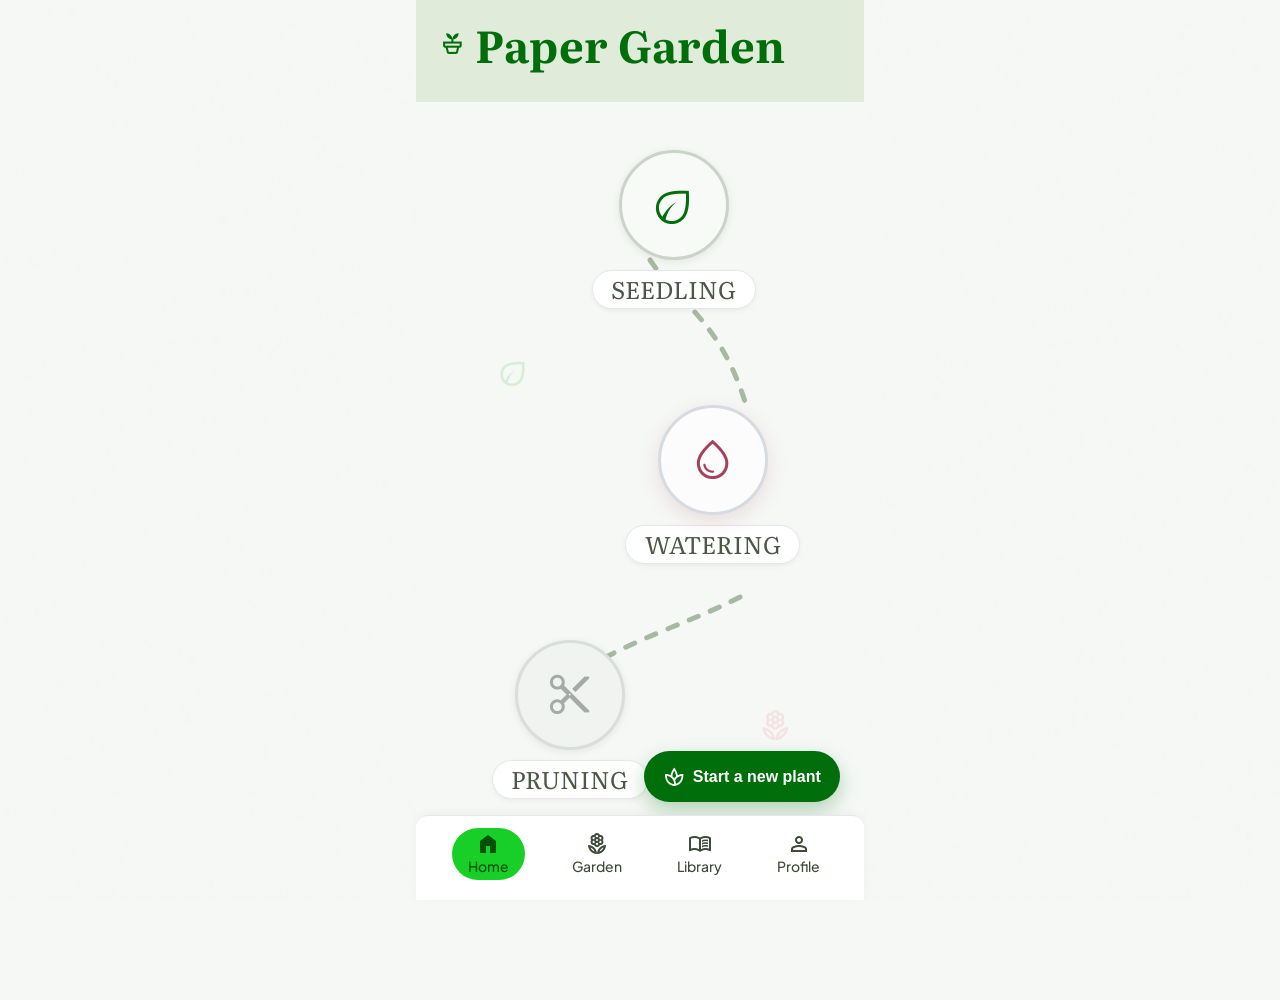
<file: index.html>
<!DOCTYPE html>
<html lang="en">
<head>
  <meta charset="UTF-8" />
  <meta name="viewport" content="width=device-width, initial-scale=1.0" />
  <title>Paper Garden</title>
  <link rel="preconnect" href="https://fonts.googleapis.com" />
  <link rel="preconnect" href="https://fonts.gstatic.com" crossorigin />
  <link href="https://fonts.googleapis.com/css2?family=Literata:ital,wght@0,400;0,500;0,600;0,700;1,400&amp;family=Plus+Jakarta+Sans:wght@400;500;600;700&amp;display=swap" rel="stylesheet" />
  <link href="https://fonts.googleapis.com/css2?family=Material+Symbols+Outlined:wght,FILL@100..700,0..1&amp;display=swap" rel="stylesheet" />
  <link href="resources/styles/common.css" rel="stylesheet" />
  <link href="resources/styles/index.css" rel="stylesheet" />
</head>
<body>
  <div class="app">
    <header class="topbar">
      <div class="brand">
        <span class="material-symbols-outlined" aria-hidden="true">potted_plant</span>
        <h1>Paper Garden</h1>
      </div>
    </header>

    <main>
      <!--section class="goal-card" aria-label="Today's Goal">
        <h2 class="goal-title">Today&#39;s Goal</h2>
        <p class="goal-subtitle">Complete 3 activities to grow your sprout!</p>
        <div class="progress-track" role="progressbar" aria-valuemin="0" aria-valuemax="3" aria-valuenow="2" aria-label="Daily progress">
          <div class="progress-fill"></div>
        </div>
        <div class="goal-row">
          <span>2 / 3 Activities</span>
          <span>Almost there!</span>
        </div>
      </section-->

      <section class="garden-map" aria-label="Garden Stages">
        <svg class="path-svg" viewBox="0 0 360 730" aria-hidden="true">
          <path d="M190 110 C 220 155, 260 170, 286 255" fill="none" stroke="#a8b9a2" stroke-width="5" stroke-linecap="round" stroke-dasharray="10 13" />
          <path d="M280 447 C 226 475, 170 488, 98 535" fill="none" stroke="#a8b9a2" stroke-width="5" stroke-linecap="round" stroke-dasharray="10 13" />
        </svg>

        <div class="decor left" aria-hidden="true">
          <span class="material-symbols-outlined">eco</span>
        </div>

        <a href="seeding.html" class="stage-link-wrapper" aria-label="Go to Seedling stage page">
          <div class="stage stage-seedling">
            <div class="node seedling" id="home-stage-seeding-node">
              <span class="active-badge" id="home-stage-seeding-active" style="display: none;">ACTIVE</span>
              <span class="material-symbols-outlined">eco</span>
              <div class="check-pill" id="home-stage-seeding-check" aria-hidden="true" style="display: none;">✓</div>
            </div>
            <div class="label-pill">SEEDLING</div>
          </div>
        </a>

        <a href="watering.html" class="stage-link-wrapper" aria-label="Go to Watering stage page">
          <div class="stage stage-watering">
            <div class="node watering" id="home-stage-watering-node">
              <span class="active-badge" id="home-stage-watering-active" style="display: none;">ACTIVE</span>
              <span class="material-symbols-outlined">water_drop</span>
              <div class="check-pill" id="home-stage-watering-check" aria-hidden="true" style="display: none;">✓</div>
            </div>
            <div class="label-pill">WATERING</div>
          </div>
        </a>

        <a href="pruning.html" class="stage-link-wrapper" aria-label="Go to Pruning stage page">
          <div class="stage stage-pruning">
            <div class="node pruning" id="home-stage-pruning-node">
              <span class="active-badge" id="home-stage-pruning-active" style="display: none;">ACTIVE</span>
              <span class="material-symbols-outlined">content_cut</span>
              <div class="check-pill" id="home-stage-pruning-check" aria-hidden="true" style="display: none;">✓</div>
            </div>
            <div class="label-pill">PRUNING</div>
          </div>
        </a>

        <div class="decor right" aria-hidden="true">
          <span class="material-symbols-outlined">local_florist</span>
        </div>
      </section>
    </main>
  </div>

  <button class="start-plant-btn" id="start-new-plant-btn" aria-label="Start a new plant">
    <span class="material-symbols-outlined" aria-hidden="true">spa</span>
    <span>Start a new plant</span>
  </button>

  <nav id="app-footer"></nav>
  <script src="resources/js/footer.js"></script>
  <script src="resources/js/vocab-store.js"></script>
  <script src="resources/js/progress-store.js"></script>
  <script src="resources/js/session-store.js"></script>
  <script src="resources/js/index.js"></script>
</body>
</html>
</file>
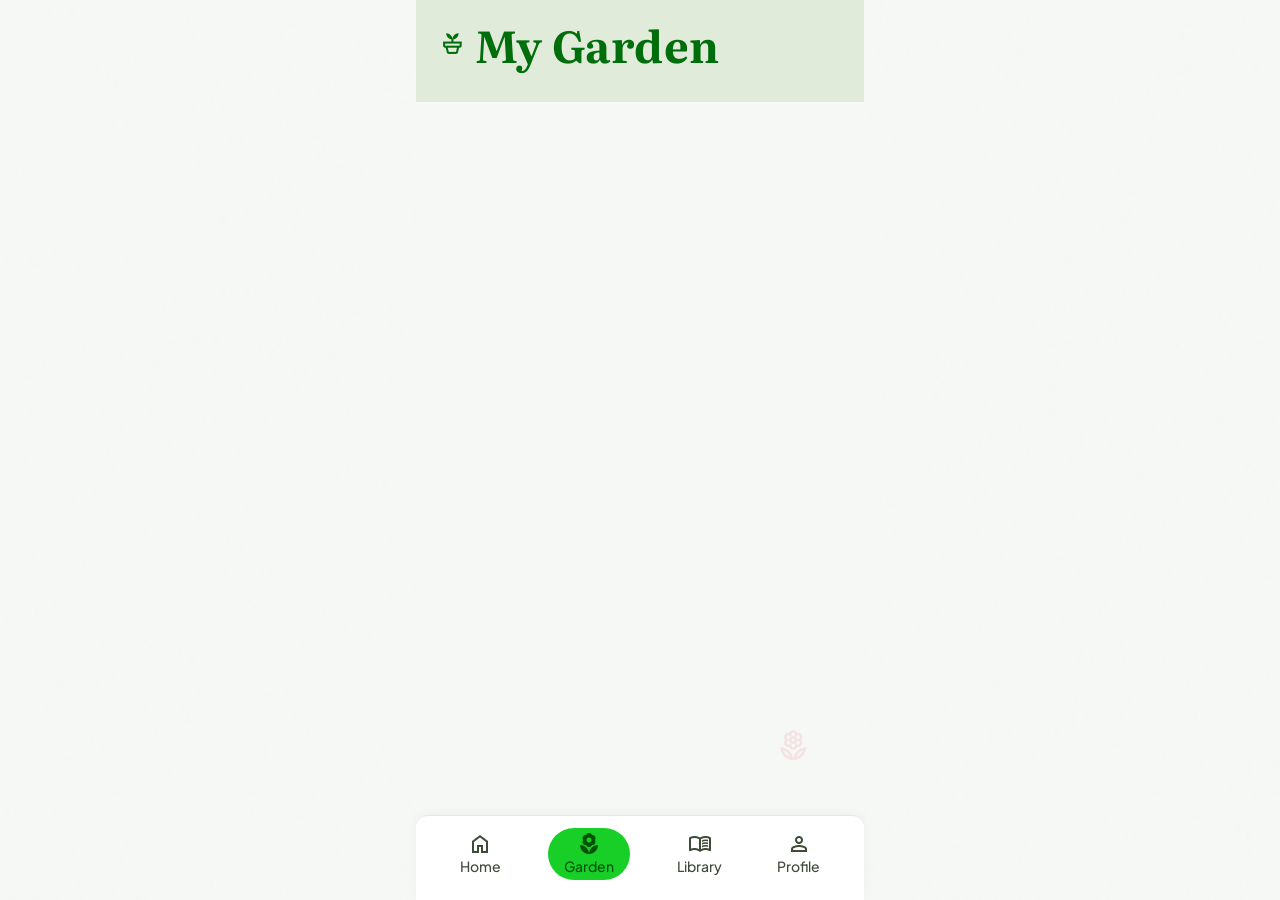
<file: garden.html>
<!DOCTYPE html>
<html lang="en">
<head>
  <meta charset="UTF-8" />
  <meta name="viewport" content="width=device-width, initial-scale=1.0" />
  <title>Paper Garden</title>
  <link rel="preconnect" href="https://fonts.googleapis.com" />
  <link rel="preconnect" href="https://fonts.gstatic.com" crossorigin />
  <link href="https://fonts.googleapis.com/css2?family=Literata:ital,wght@0,400;0,500;0,600;0,700;1,400&amp;family=Plus+Jakarta+Sans:wght@400;500;600;700&amp;display=swap" rel="stylesheet" />
  <link href="https://fonts.googleapis.com/css2?family=Material+Symbols+Outlined:wght,FILL@100..700,0..1&amp;display=swap" rel="stylesheet" />
  <link href="resources/styles/common.css" rel="stylesheet" />
  <link href="resources/styles/index.css" rel="stylesheet" />
</head>
<body>
  <div class="app">
    <header class="topbar">
      <div class="brand">
        <span class="material-symbols-outlined" aria-hidden="true">potted_plant</span>
        <h1>My Garden</h1>
      </div>
    </header>

    <main>
        <div class="decor right" aria-hidden="true">
          <span class="material-symbols-outlined">local_florist</span>
        </div>
      </section>
    </main>
  </div>

  <nav id="app-footer"></nav>
  <script src="resources/js/footer.js"></script>
  <script src="resources/js/index.js"></script>
  <script>
    renderFooter({ active: "garden" });
  </script>
</body>
</html>
</file>
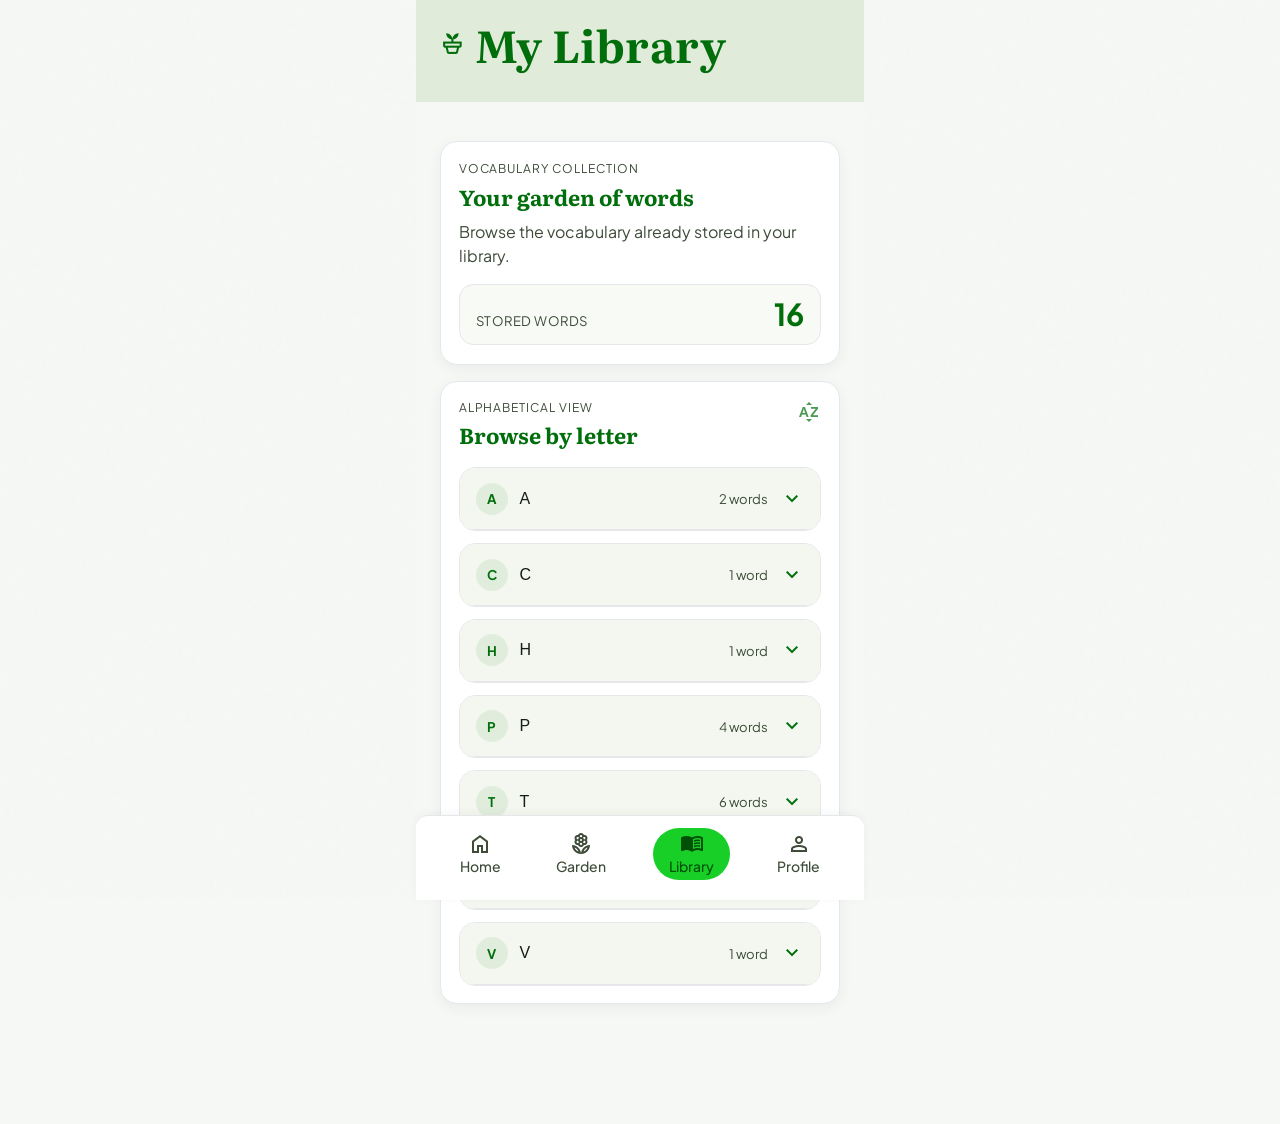
<file: library.html>
<!DOCTYPE html>
<html lang="en">
<head>
  <meta charset="UTF-8" />
  <meta name="viewport" content="width=device-width, initial-scale=1.0" />
  <title>Paper Garden</title>
  <link rel="preconnect" href="https://fonts.googleapis.com" />
  <link rel="preconnect" href="https://fonts.gstatic.com" crossorigin />
  <link href="https://fonts.googleapis.com/css2?family=Literata:ital,wght@0,400;0,500;0,600;0,700;1,400&amp;family=Plus+Jakarta+Sans:wght@400;500;600;700&amp;display=swap" rel="stylesheet" />
  <link href="https://fonts.googleapis.com/css2?family=Material+Symbols+Outlined:wght,FILL@100..700,0..1&amp;display=swap" rel="stylesheet" />
  <link href="resources/styles/common.css" rel="stylesheet" />
  <link href="resources/styles/index.css" rel="stylesheet" />
  <link href="resources/styles/library.css" rel="stylesheet" />
</head>
<body>
  <div class="app">
    <header class="topbar">
      <div class="brand">
        <span class="material-symbols-outlined" aria-hidden="true">potted_plant</span>
        <h1>My Library</h1>
      </div>
    </header>

    <main>
      <section class="library-layout" aria-label="Vocabulary Library">
        <div class="library-summary-card">
          <p class="library-eyebrow">Vocabulary collection</p>
          <h2 class="library-title">Your garden of words</h2>
          <p class="library-subtitle">Browse the vocabulary already stored in your library.</p>
          <div class="library-summary-metric" aria-label="Total stored vocabulary">
            <span class="library-summary-label">Stored words</span>
            <strong class="library-summary-value" id="library-total-count">0</strong>
          </div>
        </div>

        <section class="library-groups-card" aria-labelledby="library-groups-title">
          <div class="library-groups-header">
            <div>
              <p class="library-section-kicker">Alphabetical view</p>
              <h2 id="library-groups-title">Browse by letter</h2>
            </div>
            <span class="material-symbols-outlined library-groups-icon" aria-hidden="true">sort_by_alpha</span>
          </div>

          <p class="library-loading" id="library-loading-state">Loading vocabulary…</p>
          <p class="library-empty-state" id="library-empty-state" hidden>No vocabulary has been added yet.</p>
          <div class="library-groups" id="library-groups" aria-live="polite"></div>
        </section>

        <div class="decor right" aria-hidden="true">
          <span class="material-symbols-outlined">local_florist</span>
        </div>
      </section>
    </main>
  </div>

  <section class="library-detail-overlay" id="library-detail-overlay" aria-hidden="true" hidden>
    <div class="library-detail-backdrop" data-close-detail="true"></div>
    <div class="library-detail-card" role="dialog" aria-modal="true" aria-labelledby="library-detail-word">
      <div class="library-detail-header">
        <div class="library-detail-header-copy">
          <p class="library-section-kicker">Vocabulary entry</p>
          <h2 class="library-detail-word" id="library-detail-word">Word</h2>
          <p class="library-detail-pronunciation" id="library-detail-pronunciation" hidden></p>
        </div>
        <button class="library-detail-close" id="library-detail-close" type="button" aria-label="Close definition card">
          <span class="material-symbols-outlined" aria-hidden="true">close</span>
        </button>
      </div>

      <div class="library-detail-content" id="library-detail-content"></div>
    </div>
  </section>

  <nav id="app-footer"></nav>
  <script src="resources/js/footer.js"></script>
  <script src="resources/js/vocab-store.js?v=20260704"></script>
  <script src="resources/js/library.js?v=20260704"></script>
  <script>
    renderFooter({ active: "library" });
  </script>
</body>
</html>
</file>
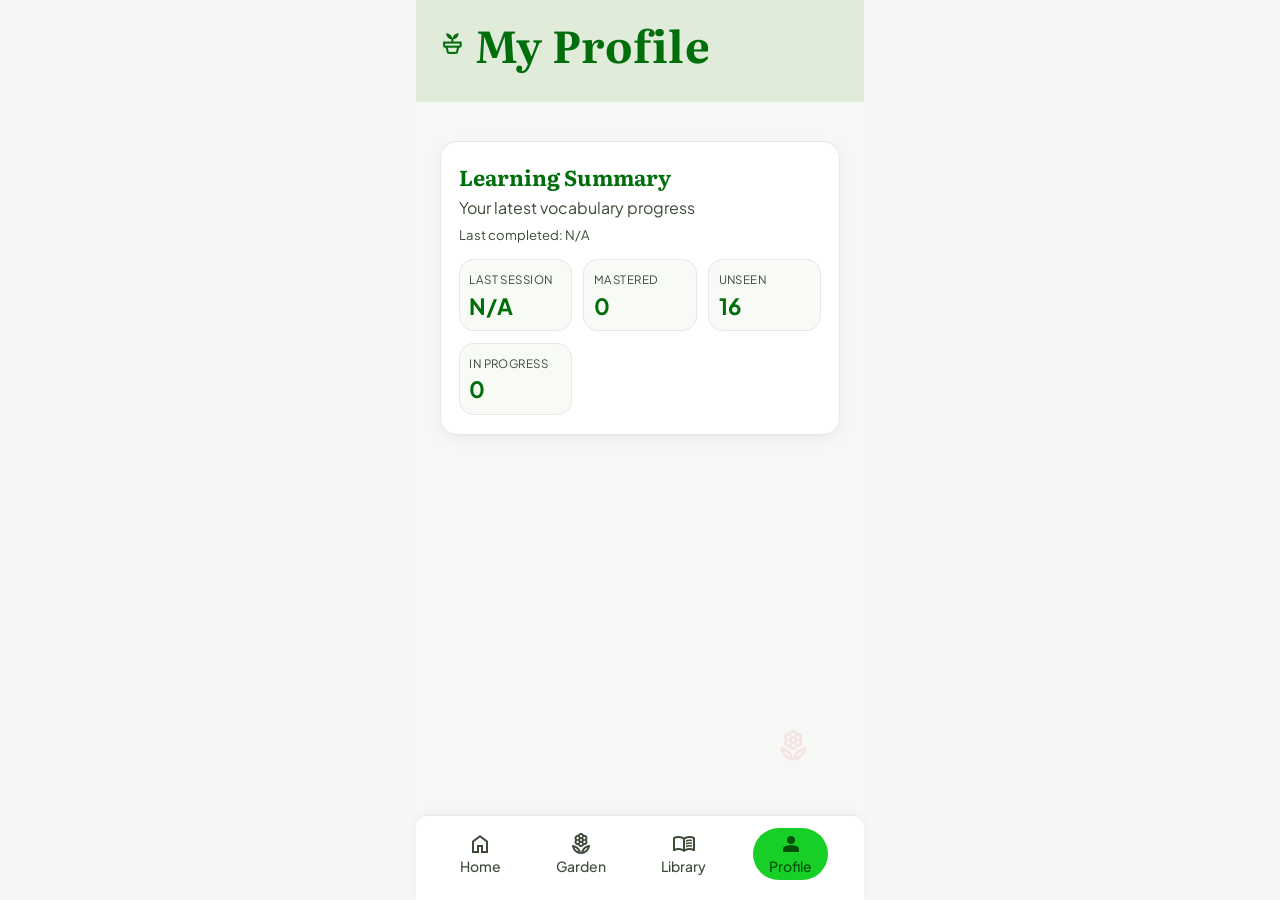
<file: profile.html>
<!DOCTYPE html>
<html lang="en">
<head>
  <meta charset="UTF-8" />
  <meta name="viewport" content="width=device-width, initial-scale=1.0" />
  <title>Paper Garden</title>
  <link rel="preconnect" href="https://fonts.googleapis.com" />
  <link rel="preconnect" href="https://fonts.gstatic.com" crossorigin />
  <link href="https://fonts.googleapis.com/css2?family=Literata:ital,wght@0,400;0,500;0,600;0,700;1,400&amp;family=Plus+Jakarta+Sans:wght@400;500;600;700&amp;display=swap" rel="stylesheet" />
  <link href="https://fonts.googleapis.com/css2?family=Material+Symbols+Outlined:wght,FILL@100..700,0..1&amp;display=swap" rel="stylesheet" />
  <link href="resources/styles/common.css" rel="stylesheet" />
  <link href="resources/styles/index.css" rel="stylesheet" />
  <link href="resources/styles/profile.css" rel="stylesheet" />
</head>
<body>
  <div class="app">
    <header class="topbar">
      <div class="brand">
        <span class="material-symbols-outlined" aria-hidden="true">potted_plant</span>
        <h1>My Profile</h1>
      </div>
    </header>

    <main>
      <section class="profile-layout" aria-label="Learning Summary">
        <div class="profile-card">
          <h2 class="profile-title">Learning Summary</h2>
          <p class="profile-subtitle">Your latest vocabulary progress</p>
          <p class="profile-meta" id="profile-last-completed">Last completed: N/A</p>
          <div class="profile-metrics">
            <article class="metric" aria-label="Last session score">
              <p class="metric-label">Last Session</p>
              <p class="metric-value" id="profile-last-score">N/A</p>
            </article>
            <article class="metric" aria-label="Mastered words count">
              <p class="metric-label">Mastered</p>
              <p class="metric-value" id="profile-mastered-count">0</p>
            </article>
            <article class="metric" aria-label="Unseen words count">
              <p class="metric-label">Unseen</p>
              <p class="metric-value" id="profile-unseen-count">0</p>
            </article>
            <article class="metric" aria-label="In progress words count">
              <p class="metric-label">In Progress</p>
              <p class="metric-value" id="profile-in-progress-count">0</p>
            </article>
          </div>
        </div>
        <div class="decor right" aria-hidden="true">
          <span class="material-symbols-outlined">local_florist</span>
        </div>
      </section>
    </main>
  </div>

  <nav id="app-footer"></nav>
  <script src="resources/js/footer.js"></script>
  <script src="resources/js/vocab-store.js"></script>
  <script src="resources/js/progress-store.js"></script>
  <script src="resources/js/session-store.js"></script>
  <script src="resources/js/profile.js"></script>
</body>
</html>
</file>
<file: resources/styles/common.css>
body {
  min-height: max(884px, 100dvh);
}

.pg-footer {
  position: fixed;
  left: 50%;
  bottom: 0;
  transform: translateX(-50%);
  width: 100%;
  max-width: 28rem;
  display: flex;
  justify-content: space-around;
  align-items: center;
  padding: 0.5rem 1rem 1rem;
  background: #ffffff;
  border-top: 1px solid #e5e7eb;
  border-radius: 0.75rem 0.75rem 0 0;
  box-shadow: 0 -2px 10px rgba(21, 30, 19, 0.04);
  z-index: 50;
}

.pg-footer-item {
  display: flex;
  flex-direction: column;
  align-items: center;
  justify-content: center;
  text-decoration: none;
  color: #3d4b38;
  padding: 0.5rem;
  border-radius: 9999px;
  transition: opacity 0.2s;
}

.pg-footer-item:hover {
  opacity: 0.8;
}

.pg-footer-item .material-symbols-outlined {
  font-size: 24px;
  line-height: 1;
}

.pg-footer-label {
  font-family: "Plus Jakarta Sans", sans-serif;
  font-size: 14px;
  line-height: 20px;
  font-weight: 500;
}

.pg-footer-item.active {
  background: #17cf26;
  color: #005106;
  padding: 0.25rem 1rem;
}

.pg-footer-item.active .material-symbols-outlined {
  font-variation-settings: "FILL" 1;
}

.bg-background { background-color: #f2fdea; }
.bg-background-off-white { background-color: #f6f8f6; }
.bg-background\/80 { background-color: rgba(242, 253, 234, 0.8); }
.bg-primary { background-color: #006e0b; }
.bg-primary-container { background-color: #17cf26; }
.bg-primary-container\/20 { background-color: rgba(23, 207, 38, 0.2); }
.bg-secondary-container { background-color: #d1e2c9; }
.bg-error-soft { background-color: #fef2f2; }
.bg-secondary-fixed { background-color: #d7e7ce; }
.bg-surface-container { background-color: #e7f1df; }
.bg-surface-container-highest { background-color: #dbe6d3; }
.bg-surface-container-low { background-color: #ecf7e4; }
.bg-surface-white { background-color: #ffffff; }
.bg-tertiary-container { background-color: #ff93a7; }
.bg-tertiary-fixed { background-color: #ffd9de; }

.text-primary { color: #006e0b; }
.text-primary-container { color: #17cf26; }
.text-on-background { color: #151e13; }
.text-on-primary { color: #ffffff; }
.text-on-primary-container { color: #005106; }
.text-on-surface { color: #151e13; }
.text-on-surface-variant { color: #3d4b38; }
.text-on-tertiary-container { color: #79283c; }
.text-error-text { color: #b91c1c; }
.text-surface-container { color: #e7f1df; }

.border-border-subtle { border-color: #e5e7eb; }
.border-error { border-color: #ba1a1a; }
.border-outline-variant { border-color: #bbcbb3; }
.border-primary { border-color: #006e0b; }
.border-tertiary-fixed-dim { border-color: #ffb2be; }
.hover\:border-primary\/50:hover { border-color: rgba(0, 110, 11, 0.5); }
.hover\:border-outline-variant:hover { border-color: #bbcbb3; }

.font-button-text { font-family: "Plus Jakarta Sans", sans-serif; }
.font-display-lg-mobile, .font-display-lg, .font-body-md { font-family: "Literata", serif; }
.font-label-md { font-family: "Plus Jakarta Sans", sans-serif; }

.text-button-text { font-size: 18px; line-height: 1; font-weight: 500; }
.text-display-lg-mobile { font-size: 24px; line-height: 1.6; font-weight: 600; }
.text-display-lg { font-size: 32px; line-height: 1.6; font-weight: 600; }
.text-body-md { font-size: 18px; line-height: 1.5; font-weight: 500; }
.text-label-md { font-size: 14px; line-height: 20px; font-weight: 500; }

.px-container-padding { padding-left: 1.5rem; padding-right: 1.5rem; }
.p-inner-card-padding { padding: 2rem; }
.gap-stack-gap { gap: 1rem; }
.mb-stack-gap { margin-bottom: 1rem; }

.hover\:bg-surface-container:hover { background-color: #e7f1df; }
.hover\:bg-surface-container-low:hover { background-color: #ecf7e4; }
.hover\:text-primary:hover { color: #006e0b; }
</file>
<file: resources/styles/index.css>
:root {
  --surface: #f2fdea;
  --surface-container-high: #e1ebd9;
  --background-off-white: #f6f8f6;
  --surface-white: #ffffff;
  --primary: #17cf26;
  --primary-deep: #006e0b;
  --on-surface: #151e13;
  --on-surface-variant: #3d4b38;
  --muted: #a1aba4;
  --outline-subtle: #e5e7eb;
  --outline-variant: #bbcbb3;
  --tertiary-container: #ffb2be;
  --tertiary: #994155;
  --shadow-soft: 0 4px 14px rgba(0, 0, 0, 0.05);
  --shadow-card: 0 2px 8px rgba(21, 30, 19, 0.08);
  --radius-card: 1rem;
  --radius-pill: 9999px;
  --container-max: 448px;
}

* {
  box-sizing: border-box;
}

body {
  margin: 0;
  font-family: "Literata", serif;
  background: var(--background-off-white);
  color: var(--on-surface);
  display: flex;
  justify-content: center;
  min-height: 100dvh;
  position: relative;
  overflow-x: hidden;
}

body::before {
  content: "";
  position: fixed;
  inset: 0;
  pointer-events: none;
  opacity: 0.02;
  background-image: url("data:image/svg+xml,%3Csvg viewBox='0 0 200 200' xmlns='http://www.w3.org/2000/svg'%3E%3Cfilter id='n'%3E%3CfeTurbulence type='fractalNoise' baseFrequency='0.75' numOctaves='3' stitchTiles='stitch'/%3E%3C/filter%3E%3Crect width='100%25' height='100%25' filter='url(%23n)'/%3E%3C/svg%3E");
  z-index: 0;
}

.app {
  width: min(100%, var(--container-max));
  min-height: 100dvh;
  position: relative;
  background: var(--background-off-white);
  z-index: 1;
  padding-bottom: 120px;
}

.topbar {
  background: var(--surface-container-high);
  padding: 1.25rem 1.5rem 1rem;
  display: flex;
  align-items: flex-start;
  justify-content: space-between;
  min-height: 102px;
}

.brand {
  display: flex;
  align-items: center;
  gap: 0.6rem;
  color: var(--primary-deep);
}

.brand .material-symbols-outlined {
  font-size: 1.55rem;
  font-variation-settings: "FILL" 0;
}

.brand h1 {
  margin: 0;
  font-size: 2.75rem;
  line-height: 1.1;
  font-weight: 700;
  letter-spacing: 0.01em;
}

.level-pill {
  border: 1.5px solid var(--outline-variant);
  border-radius: var(--radius-pill);
  min-height: 3.9rem;
  min-width: 10.9rem;
  padding: 0.35rem 0.8rem 0.35rem 0.4rem;
  display: flex;
  align-items: center;
  gap: 0.55rem;
  background: #dce6d4;
  color: var(--primary-deep);
  font-family: "Plus Jakarta Sans", sans-serif;
  font-weight: 600;
  font-size: 2rem;
  line-height: 1;
}

.level-avatar {
  width: 2.8rem;
  height: 2.8rem;
  border-radius: 9999px;
  background: #bfbfbf;
  display: grid;
  place-items: center;
  color: #111;
  font-size: 1.55rem;
  font-family: "Literata", serif;
}

main {
  padding: 1.25rem 1.5rem 0;
}

.goal-card {
  position: relative;
  border: 1px solid var(--outline-subtle);
  border-radius: 1.05rem;
  background: var(--surface-white);
  padding: 1.7rem 1.35rem 1.1rem;
  box-shadow: var(--shadow-soft);
  overflow: hidden;
}

.goal-card::after {
  content: "";
  position: absolute;
  right: -0.35rem;
  bottom: -0.8rem;
  width: 7rem;
  height: 7rem;
  opacity: 0.06;
  background: currentColor;
  color: #7f9680;
  -webkit-mask: url("data:image/svg+xml,%3Csvg xmlns='http://www.w3.org/2000/svg' viewBox='0 0 24 24'%3E%3Cpath d='M7 21q-.825 0-1.412-.587T5 19v-2H3V7q0-.825.588-1.412T5 5h5v2h9q.825 0 1.413.588T21 9v10q0 .825-.587 1.413T19 21zm0-2h12V9H7zm0 0V7z'/%3E%3C/svg%3E") center / contain no-repeat;
  mask: url("data:image/svg+xml,%3Csvg xmlns='http://www.w3.org/2000/svg' viewBox='0 0 24 24'%3E%3Cpath d='M7 21q-.825 0-1.412-.587T5 19v-2H3V7q0-.825.588-1.412T5 5h5v2h9q.825 0 1.413.588T21 9v10q0 .825-.587 1.413T19 21zm0-2h12V9H7zm0 0V7z'/%3E%3C/svg%3E") center / contain no-repeat;
}

.goal-title {
  margin: 0;
  font-size: 2.95rem;
  line-height: 1.2;
  font-weight: 600;
  color: #3f4f3e;
}

.goal-subtitle {
  margin: 0.55rem 0 1.25rem;
  color: #586558;
  font-size: 2.05rem;
  line-height: 1.35;
  max-width: 85%;
  font-weight: 500;
}

.progress-track {
  width: 100%;
  height: 10px;
  border-radius: 9999px;
  background: #d3d6d8;
  overflow: hidden;
}

.progress-fill {
  width: 66.6667%;
  height: 100%;
  border-radius: 9999px;
  background: var(--primary);
}

.goal-row {
  margin-top: 0.7rem;
  display: flex;
  justify-content: space-between;
  align-items: center;
  color: var(--primary-deep);
  font-size: 2.25rem;
  line-height: 1.25;
  font-weight: 600;
}

.garden-map {
  margin-top: 1.75rem;
  height: 730px;
  position: relative;
}

.path-svg {
  position: absolute;
  inset: 0;
  width: 100%;
  height: 100%;
  pointer-events: none;
}

.stage {
  position: absolute;
  display: flex;
  flex-direction: column;
  align-items: center;
  gap: 0.6rem;
  color: var(--on-surface-variant);
}

.stage-seedling {
  left: 38%;
  top: 0;
}

.stage-watering {
  right: 10%;
  top: 255px;
}

.stage-pruning {
  left: 13%;
  top: 490px;
  color: #99a29c;
}

.node {
  width: 110px;
  height: 110px;
  border-radius: 9999px;
  border: 3px solid #d9ddd8;
  background: #f6f8f6;
  display: grid;
  place-items: center;
  box-shadow: var(--shadow-card);
  position: relative;
}

.node .material-symbols-outlined {
  font-size: 2.95rem;
  line-height: 1;
}

.node.seedling {
  color: var(--primary-deep);
  border-color: #ccd3cb;
  background: #f8faf7;
}

.node.watering {
  color: #a6405b;
  border-color: #d6dbe0;
  background: #fcfcfc;
  box-shadow: 0 6px 20px rgba(153, 65, 85, 0.15);
}

.node.pruning {
  color: #a4aaa7;
  border-color: #d9dddc;
  background: #f1f3f0;
}

.label-pill {
  border-radius: 9999px;
  border: 1px solid var(--outline-subtle);
  padding: 0.28rem 1.15rem;
  background: #fff;
  font-size: 1.5rem;
  line-height: 1.2;
  color: #4b5847;
  box-shadow: 0 2px 5px rgba(0, 0, 0, 0.05);
}

.active-badge {
  position: absolute;
  top: -0.8rem;
  left: 50%;
  transform: translateX(-50%);
  border-radius: var(--radius-pill);
  background: var(--tertiary-container);
  color: #a56674;
  border: 1px solid #f0b7c3;
  font-size: 1.15rem;
  letter-spacing: 0.08em;
  padding: 0.22rem 0.8rem;
  font-family: "Plus Jakarta Sans", sans-serif;
  font-weight: 600;
  text-transform: uppercase;
  box-shadow: 0 1px 3px rgba(121, 40, 60, 0.12);
}

.check-pill {
  position: absolute;
  right: -0.2rem;
  top: -0.3rem;
  width: 1.95rem;
  height: 2.9rem;
  border-radius: 9999px;
  background: var(--primary);
  color: #fff;
  display: grid;
  place-items: center;
  box-shadow: 0 3px 9px rgba(23, 207, 38, 0.32);
  font-size: 1.35rem;
  font-family: "Plus Jakarta Sans", sans-serif;
}

.decor {
  position: absolute;
  opacity: 0.38;
}

.decor.left {
  left: 14%;
  top: 205px;
  color: #9be2a2;
}

.decor.right {
  right: 12%;
  bottom: 132px;
  color: #f5c1ca;
}

.decor .material-symbols-outlined {
  font-size: 2.15rem;
}

.fab {
  position: fixed;
  width: 4.7rem;
  height: 4.7rem;
  border: none;
  border-radius: 9999px;
  background: var(--primary-deep);
  color: #fff;
  bottom: 6.1rem;
  right: max(1.5rem, calc((100vw - 448px) / 2 + 1.5rem));
  display: grid;
  place-items: center;
  box-shadow: 0 8px 20px rgba(0, 110, 11, 0.28);
  font-size: 3rem;
  z-index: 40;
}

.start-plant-btn {
  position: fixed;
  border: none;
  border-radius: 9999px;
  background: var(--primary-deep);
  color: #fff;
  bottom: 6.1rem;
  right: max(1.5rem, calc((100vw - 448px) / 2 + 1.5rem));
  display: inline-flex;
  align-items: center;
  gap: 0.5rem;
  padding: 0.9rem 1.2rem;
  box-shadow: 0 8px 20px rgba(0, 110, 11, 0.28);
  font-size: 1rem;
  font-weight: 700;
  z-index: 40;
  cursor: pointer;
  transition: all 0.15s ease;
}

.start-plant-btn:hover {
  background: #008a0e;
  box-shadow: 0 10px 24px rgba(0, 110, 11, 0.35);
  transform: translateY(-2px);
}

.start-plant-btn:active {
  transform: scale(0.96);
  box-shadow: 0 4px 12px rgba(0, 110, 11, 0.2);
}

.start-plant-btn .material-symbols-outlined {
  font-size: 1.4rem;
}

.stage-link-wrapper {
  display: inline-block; /* Keeps elements side-by-side if you have multiple stages */
  text-decoration: none; /* Stops the "SEEDLING" text from getting an underline */
  color: inherit;         /* Prevents the text and icons from turning blue */
}

/* Optional UX: Animate the entire stage slightly when a user hovers over any part of it */
.stage-link-wrapper:hover .node {
  transform: scale(1.05);   /* Gently grows the icon circle */
  transition: transform 0.2s ease;
}

.stage-link-wrapper:hover .label-pill {
  opacity: 0.8;             /* Visual cue that the text is part of the link */
}

@media (max-width: 430px) {
  .brand h1 {
    font-size: 2.25rem;
  }

  .goal-title {
    font-size: 2.25rem;
  }

  .goal-subtitle {
    font-size: 1.05rem;
  }

  .goal-row {
    font-size: 1.1rem;
  }

  .label-pill {
    font-size: 2rem;
  }

  .level-pill {
    min-width: 8.9rem;
    font-size: 1.65rem;
  }
}
</file>
<file: resources/styles/library.css>
.library-layout {
  position: relative;
  display: grid;
  gap: 1rem;
  margin-top: 1.2rem;
}

.library-summary-card,
.library-groups-card {
  border: 1px solid var(--outline-subtle);
  border-radius: 1.05rem;
  background: var(--surface-white);
  box-shadow: var(--shadow-soft);
}

.library-summary-card {
  padding: 1.2rem 1.1rem;
}

.library-eyebrow,
.library-section-kicker {
  margin: 0;
  font-size: 0.75rem;
  font-family: "Plus Jakarta Sans", sans-serif;
  letter-spacing: 0.08em;
  text-transform: uppercase;
  color: var(--on-surface-variant);
}

.library-title,
.library-groups-header h2 {
  margin: 0.3rem 0 0;
  color: var(--primary-deep);
  font-size: 1.35rem;
}

.library-subtitle {
  margin: 0.4rem 0 1rem;
  color: var(--on-surface-variant);
  font-family: "Plus Jakarta Sans", sans-serif;
  line-height: 1.5;
}

.library-summary-metric {
  display: flex;
  align-items: baseline;
  justify-content: space-between;
  gap: 1rem;
  border: 1px solid var(--outline-subtle);
  border-radius: 0.9rem;
  padding: 0.9rem 1rem;
  background: #f7faf5;
}

.library-summary-label {
  font-size: 0.82rem;
  font-family: "Plus Jakarta Sans", sans-serif;
  text-transform: uppercase;
  letter-spacing: 0.04em;
  color: var(--on-surface-variant);
}

.library-summary-value {
  font-size: 1.9rem;
  line-height: 1;
  color: var(--primary-deep);
  font-family: "Plus Jakarta Sans", sans-serif;
}

.library-groups-card {
  padding: 1.1rem;
}

.library-groups-header {
  display: flex;
  align-items: flex-start;
  justify-content: space-between;
  gap: 1rem;
}

.library-groups-icon {
  color: var(--primary-deep);
  opacity: 0.7;
}

.library-loading,
.library-empty-state {
  margin: 1rem 0 0;
  font-family: "Plus Jakarta Sans", sans-serif;
  color: var(--on-surface-variant);
}

.library-empty-state {
  border: 1px dashed var(--outline-variant);
  border-radius: 0.95rem;
  padding: 1rem;
  background: #fbfcfa;
}

.library-groups {
  display: grid;
  gap: 0.75rem;
  margin-top: 1rem;
}

.library-group {
  border: 1px solid var(--outline-subtle);
  border-radius: 1rem;
  overflow: hidden;
  background: linear-gradient(180deg, #ffffff 0%, #fbfcfa 100%);
}

.library-group-header {
  width: 100%;
  border: 0;
  display: flex;
  align-items: center;
  justify-content: space-between;
  gap: 1rem;
  padding: 0.9rem 1rem;
  background: #f3f7ef;
  border-bottom: 1px solid var(--outline-subtle);
  text-align: left;
  cursor: pointer;
}

.library-group-header:hover {
  background: #edf4e8;
}

.library-group-header:focus-visible,
.library-word-button:focus-visible,
.library-detail-close:focus-visible {
  outline: 3px solid rgba(23, 207, 38, 0.25);
  outline-offset: 2px;
}

.library-group-letter {
  display: inline-flex;
  align-items: center;
  justify-content: center;
  width: 2rem;
  height: 2rem;
  border-radius: 9999px;
  background: rgba(0, 110, 11, 0.08);
  color: var(--primary-deep);
  font-family: "Plus Jakarta Sans", sans-serif;
  font-weight: 700;
}

.library-group-title {
  display: flex;
  align-items: center;
  gap: 0.75rem;
  min-width: 0;
}

.library-group-name {
  margin: 0;
  color: var(--on-surface);
  font-size: 1rem;
}

.library-group-count {
  font-size: 0.82rem;
  font-family: "Plus Jakarta Sans", sans-serif;
  color: var(--on-surface-variant);
}

.library-group-meta {
  display: flex;
  align-items: center;
  gap: 0.75rem;
  flex-shrink: 0;
}

.library-group-chevron {
  color: var(--primary-deep);
  transition: transform 0.2s ease;
}

.library-group-header[aria-expanded="true"] .library-group-chevron {
  transform: rotate(180deg);
}

.library-group-panel[hidden] {
  display: none;
}

.library-word-list {
  list-style: none;
  margin: 0;
  padding: 0.2rem 0;
}

.library-word-item + .library-word-item {
  border-top: 1px solid rgba(187, 203, 179, 0.35);
}

.library-word-row {
  display: flex;
  align-items: center;
  justify-content: space-between;
  gap: 1rem;
  width: 100%;
  padding: 0.9rem 1rem;
}

.library-word-button {
  width: 100%;
  border: 0;
  background: transparent;
  padding: 0;
  cursor: pointer;
  text-align: left;
}

.library-word-button:hover {
  background: rgba(23, 207, 38, 0.04);
}

.library-word-name {
  margin: 0;
  font-size: 1rem;
  color: var(--on-surface);
}

.library-word-meta {
  margin: 0.18rem 0 0;
  font-size: 0.8rem;
  color: var(--on-surface-variant);
  font-family: "Plus Jakarta Sans", sans-serif;
}

.library-word-badge {
  flex-shrink: 0;
  border-radius: 9999px;
  padding: 0.32rem 0.65rem;
  background: rgba(23, 207, 38, 0.08);
  color: var(--primary-deep);
  font-size: 0.78rem;
  font-family: "Plus Jakarta Sans", sans-serif;
  font-weight: 600;
}

.library-detail-overlay {
  position: fixed;
  inset: 0;
  z-index: 70;
  display: flex;
  align-items: flex-end;
  justify-content: center;
  padding: 1rem;
}

.library-detail-overlay[hidden] {
  display: none !important;
}

.library-detail-backdrop {
  position: absolute;
  inset: 0;
  background: rgba(21, 30, 19, 0.42);
  backdrop-filter: blur(2px);
}

.library-detail-card {
  position: relative;
  width: min(100%, 448px);
  max-height: min(80dvh, 700px);
  display: flex;
  flex-direction: column;
  border: 1px solid var(--outline-subtle);
  border-radius: 1.25rem;
  background: var(--surface-white);
  box-shadow: 0 16px 40px rgba(21, 30, 19, 0.18);
  overflow: hidden;
}

.library-detail-header {
  display: flex;
  align-items: flex-start;
  justify-content: space-between;
  gap: 1rem;
  padding: 1.1rem 1.1rem 0.75rem;
  border-bottom: 1px solid var(--outline-subtle);
  flex-shrink: 0;
}

.library-detail-header-copy {
  min-width: 0;
}

.library-detail-word {
  margin: 0.3rem 0 0;
  color: var(--primary-deep);
  font-size: 1.55rem;
}

.library-detail-pronunciation {
  margin: 0.35rem 0 0;
  color: var(--on-surface-variant);
  font-style: italic;
  font-family: "Plus Jakarta Sans", sans-serif;
}

.library-detail-close {
  flex-shrink: 0;
  width: 2.5rem;
  height: 2.5rem;
  border: 0;
  border-radius: 9999px;
  background: #f3f7ef;
  color: var(--primary-deep);
  display: inline-flex;
  align-items: center;
  justify-content: center;
  cursor: pointer;
}

.library-detail-content {
  padding: 1rem 1.1rem 1.2rem;
  overflow-y: auto;
  flex: 1 1 auto;
  min-height: 0;
}

.library-definition-block + .library-definition-block {
  margin-top: 1rem;
  padding-top: 1rem;
  border-top: 1px solid var(--outline-subtle);
}

.library-definition-tag,
.library-detail-section-title {
  font-family: "Plus Jakarta Sans", sans-serif;
  letter-spacing: 0.08em;
  text-transform: uppercase;
}

.library-definition-tag {
  display: inline-flex;
  align-items: center;
  min-height: 1.75rem;
  padding: 0.2rem 0.55rem;
  border-radius: 9999px;
  background: rgba(23, 207, 38, 0.08);
  color: var(--primary-deep);
  font-size: 0.75rem;
  font-weight: 700;
}

.library-detail-section-title {
  margin: 0.85rem 0 0.3rem;
  color: var(--primary-deep);
  font-size: 0.75rem;
}

.library-detail-copy {
  margin: 0;
  color: var(--on-surface);
  line-height: 1.6;
}

.library-detail-example {
  margin-top: 0.35rem;
  padding: 0.85rem 0.95rem;
  border-left: 4px solid var(--primary);
  border-radius: 0.8rem;
  background: #f7faf5;
  color: var(--on-surface-variant);
  font-style: italic;
}

.library-detail-chip-list,
.library-detail-sentence-list {
  display: flex;
  flex-wrap: wrap;
  gap: 0.45rem;
}

.library-detail-chip {
  display: inline-flex;
  align-items: center;
  min-height: 2rem;
  padding: 0.3rem 0.7rem;
  border: 1px solid var(--outline-subtle);
  border-radius: 9999px;
  background: #f9fbf8;
  color: var(--on-surface-variant);
  font-family: "Plus Jakarta Sans", sans-serif;
  font-size: 0.82rem;
}

.library-detail-chip-antonym {
  border-color: rgba(153, 65, 85, 0.35);
  background: rgba(255, 147, 167, 0.14);
  color: #994155;
}

.library-detail-sentence-list {
  margin: 0;
  padding-left: 1.1rem;
  display: grid;
  gap: 0.45rem;
  color: var(--on-surface-variant);
}

body.library-detail-open {
  overflow: hidden;
}

@media (max-width: 430px) {
  .library-title,
  .library-groups-header h2 {
    font-size: 1.2rem;
  }

  .library-word-row {
    align-items: flex-start;
    flex-direction: column;
  }

  .library-word-badge {
    align-self: flex-start;
  }

  .library-detail-overlay {
    padding: 0.75rem;
  }

  .library-detail-card {
    max-height: 84dvh;
  }
}
</file>
<file: resources/styles/profile.css>
.profile-layout {
  margin-top: 1.2rem;
}

.profile-card {
  border: 1px solid var(--outline-subtle);
  border-radius: 1.05rem;
  background: var(--surface-white);
  padding: 1.2rem 1.1rem;
  box-shadow: var(--shadow-soft);
}

.profile-title {
  margin: 0;
  font-size: 1.35rem;
  color: var(--primary-deep);
}

.profile-subtitle {
  margin: 0.25rem 0 1rem;
  color: var(--on-surface-variant);
  font-family: "Plus Jakarta Sans", sans-serif;
}

.profile-meta {
  margin: -0.5rem 0 1rem;
  font-size: 0.82rem;
  color: var(--on-surface-variant);
  font-family: "Plus Jakarta Sans", sans-serif;
}

.profile-metrics {
  display: grid;
  grid-template-columns: repeat(3, minmax(0, 1fr));
  gap: 0.7rem;
}

.metric {
  border: 1px solid var(--outline-subtle);
  border-radius: 0.9rem;
  padding: 0.75rem 0.6rem;
  background: #f7faf5;
}

.metric-label {
  margin: 0;
  font-size: 0.72rem;
  text-transform: uppercase;
  letter-spacing: 0.04em;
  color: var(--on-surface-variant);
  font-family: "Plus Jakarta Sans", sans-serif;
}

.metric-value {
  margin: 0.4rem 0 0;
  font-size: 1.4rem;
  line-height: 1.1;
  color: var(--primary-deep);
  font-weight: 700;
  font-family: "Plus Jakarta Sans", sans-serif;
}
</file>
